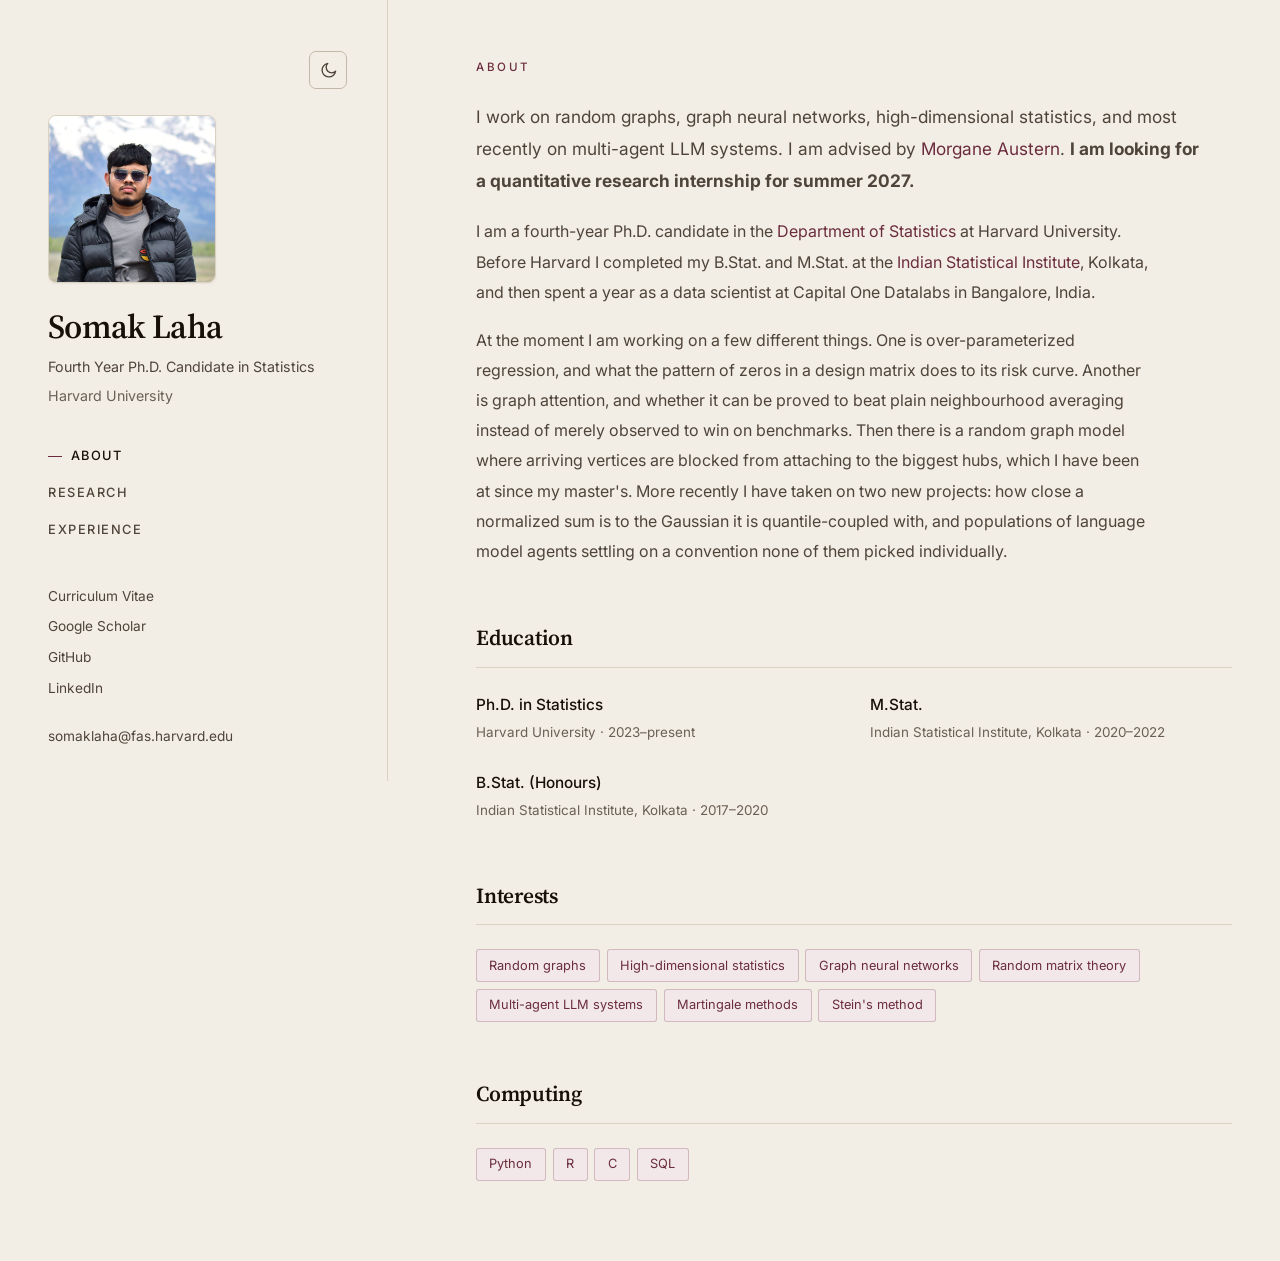
<file: index.html>
<!DOCTYPE html>
<!--
  Somak Laha - about page.
  Plain HTML + CSS. The only JavaScript is the theme switch.
  The rail below is repeated verbatim in research.html and experience.html;
  if you change it, change it in all three.
-->
<html lang="en">
<head>
<meta charset="utf-8">
<meta name="viewport" content="width=device-width, initial-scale=1">
<title>Somak Laha</title>
<meta name="description" content="Somak Laha is a PhD candidate in Statistics at Harvard University, working on random graphs, high-dimensional statistics and random matrix theory.">
<meta name="color-scheme" content="light dark">
<link rel="preconnect" href="https://fonts.googleapis.com">
<link rel="preconnect" href="https://fonts.gstatic.com" crossorigin>
<link href="https://fonts.googleapis.com/css2?family=Inter:wght@400;500;600&family=Source+Serif+4:opsz,wght@8..60,400;8..60,600&display=swap" rel="stylesheet">
<link rel="stylesheet" href="style.css">
<script>
/* Set the theme before first paint so the page never flashes the wrong one. */
(function () {
  try {
    var t = localStorage.getItem('theme');
    if (t !== 'light' && t !== 'dark') {
      t = window.matchMedia('(prefers-color-scheme: dark)').matches ? 'dark' : 'light';
    }
    document.documentElement.setAttribute('data-theme', t);
  } catch (e) { document.documentElement.setAttribute('data-theme', 'light'); }
})();
</script>
</head>
<body>

<a class="skip" href="#main">Skip to content</a>

<div class="shell">

  <!-- ============================ RAIL ============================ -->
  <aside class="rail">
    <div class="rail-top">
      <!-- Shows the icon of the mode you would switch TO. -->
      <button class="themebtn" type="button" data-theme-toggle aria-label="Switch theme">
        <svg class="moon" viewBox="0 0 24 24" fill="none" stroke="currentColor" stroke-width="1.7" stroke-linecap="round" stroke-linejoin="round" aria-hidden="true">
          <path d="M21 12.9A8.6 8.6 0 1 1 11.1 3a6.7 6.7 0 0 0 9.9 9.9z"/>
        </svg>
        <svg class="sun" viewBox="0 0 24 24" fill="none" stroke="currentColor" stroke-width="1.7" stroke-linecap="round" stroke-linejoin="round" aria-hidden="true">
          <circle cx="12" cy="12" r="4.1"/>
          <path d="M12 2.2v2.3M12 19.5v2.3M2.2 12h2.3M19.5 12h2.3M5.1 5.1l1.6 1.6M17.3 17.3l1.6 1.6M18.9 5.1l-1.6 1.6M6.7 17.3l-1.6 1.6"/>
        </svg>
      </button>
    </div>

    <img class="portrait" src="assets/portrait.jpg" alt="Somak Laha" width="168" height="168">
    <p class="rail-name serif"><a href="index.html" style="color:inherit">Somak Laha</a></p>
    <p class="rail-role">Fourth Year Ph.D. Candidate in Statistics</p>
    <p class="rail-affil">Harvard University</p>

    <nav class="rail-nav">
      <a href="index.html" aria-current="page">About</a>
      <a href="research.html">Research</a>
      <a href="experience.html">Experience</a>
    </nav>

    <div class="rail-links">
      <a href="assets/Somak_Laha_CV.pdf">Curriculum Vitae</a>
      <a href="https://scholar.google.com/citations?user=JnLk-XcAAAAJ&amp;hl=en">Google Scholar</a>
      <a href="https://github.com/somak135">GitHub</a>
      <a href="https://www.linkedin.com/in/somak-laha">LinkedIn</a>
      <p class="rail-mail"><a href="mailto:somaklaha@fas.harvard.edu">somaklaha@fas.harvard.edu</a></p>
    </div>
  </aside>

  <!-- ============================ CONTENT ============================ -->
  <main class="content" id="main">

    <h1 class="page-label">About</h1>

    <p class="lede">
      I work on random graphs, graph neural networks, high-dimensional statistics, and most recently on multi-agent LLM systems. I am advised by
      <a href="https://sites.google.com/view/morganeaustern/home">Morgane Austern</a>.
      <strong>I am looking for a quantitative research internship for summer 2027.</strong>
    </p>

    <div class="prose">
      <p>
        I am a fourth-year Ph.D. candidate in the
        <a href="https://statistics.fas.harvard.edu/">Department of Statistics</a>
        at Harvard University. Before Harvard I completed my B.Stat. and M.Stat.
        at the <a href="https://www.isical.ac.in/">Indian Statistical Institute</a>,
        Kolkata, and then spent a year as a data scientist at Capital One Datalabs
        in Bangalore, India.
      </p>
      <p>
        At the moment I am working on a few different things. One is over-parameterized
        regression, and what the pattern of zeros in a design matrix does to its
        risk curve. Another is graph attention, and whether it can be
        proved to beat plain neighbourhood averaging instead of merely
        observed to win on benchmarks. Then there is a random graph model where
        arriving vertices are blocked from attaching to the biggest hubs, which I
        have been at since my master's. More recently I have taken on two
        new projects: how close a normalized sum is to the Gaussian it is
        quantile-coupled with, and populations of language model agents
        settling on a convention none of them picked individually.
      </p>
    </div>

    <section class="sec">
      <h2 class="sec-head">Education</h2>
      <div class="facts">
        <div class="fact">
          <strong>Ph.D. in Statistics</strong>
          <span>Harvard University &middot; 2023&ndash;present</span>
        </div>
        <div class="fact">
          <strong>M.Stat.</strong>
          <span>Indian Statistical Institute, Kolkata &middot; 2020&ndash;2022</span>
        </div>
        <div class="fact">
          <strong>B.Stat. (Honours)</strong>
          <span>Indian Statistical Institute, Kolkata &middot; 2017&ndash;2020</span>
        </div>
      </div>
    </section>

    <section class="sec">
      <h2 class="sec-head">Interests</h2>
      <div class="tags">
        <span class="tag">Random graphs</span>
        <span class="tag">High-dimensional statistics</span>
        <span class="tag">Graph neural networks</span>
        <span class="tag">Random matrix theory</span>
        <span class="tag">Multi-agent LLM systems</span>
        <span class="tag">Martingale methods</span>
        <span class="tag">Stein's method</span>
      </div>
    </section>

    <section class="sec">
      <h2 class="sec-head">Computing</h2>
      <div class="tags">
        <span class="tag">Python</span>
        <span class="tag">R</span>
        <span class="tag">C</span>
        <span class="tag">SQL</span>
      </div>
    </section>

  </main>

</div>

<script>
document.querySelectorAll('[data-theme-toggle]').forEach(function (b) {
  function label() {
    var d = document.documentElement.getAttribute('data-theme') === 'dark';
    b.setAttribute('aria-label', d ? 'Switch to light theme' : 'Switch to dark theme');
  }
  label();
  b.addEventListener('click', function () {
    var next = document.documentElement.getAttribute('data-theme') === 'dark' ? 'light' : 'dark';
    document.documentElement.setAttribute('data-theme', next);
    try { localStorage.setItem('theme', next); } catch (e) {}
    label();
  });
});
</script>
</body>
</html>
</file>
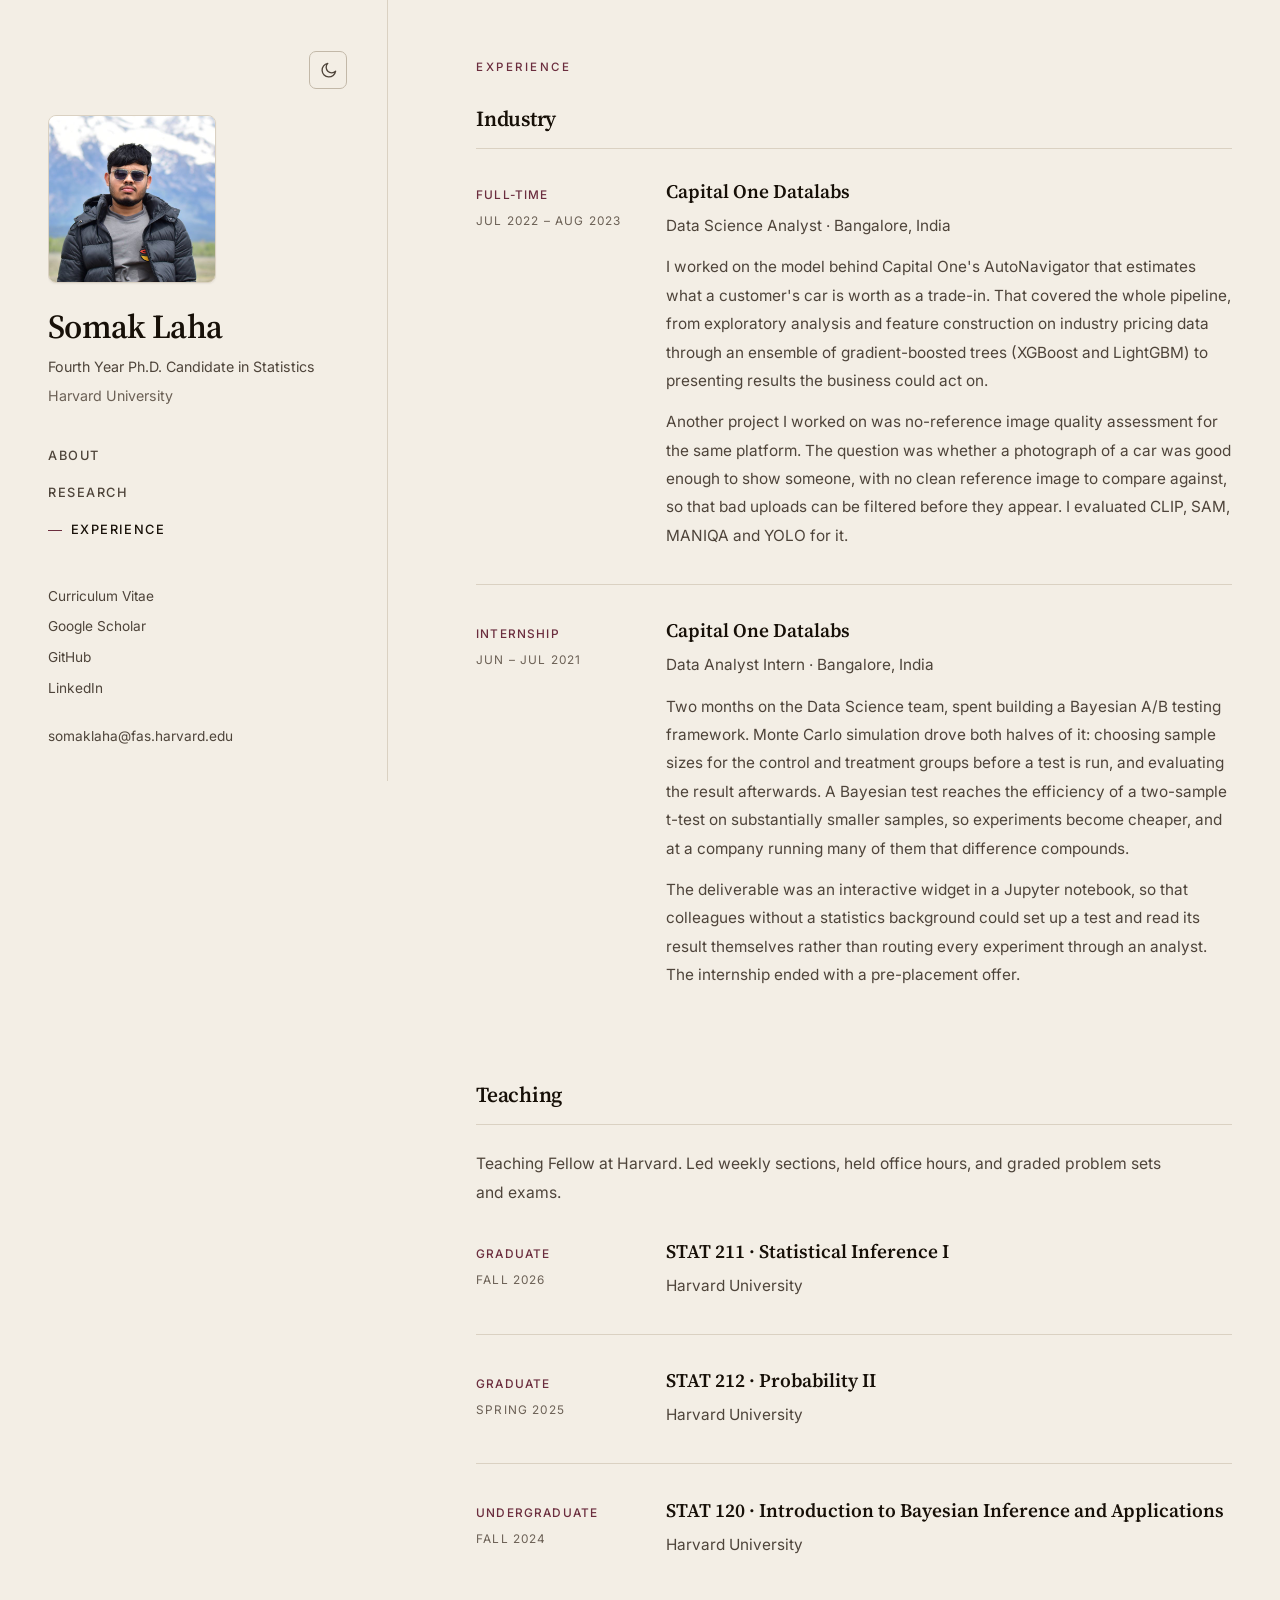
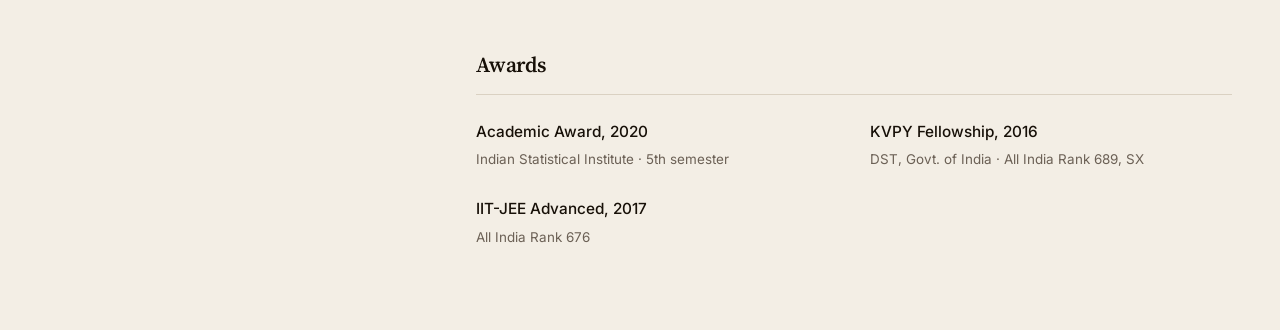
<file: experience.html>
<!DOCTYPE html>
<!-- Somak Laha - industry and teaching. Rail is shared with the other pages. -->
<html lang="en">
<head>
<meta charset="utf-8">
<meta name="viewport" content="width=device-width, initial-scale=1">
<title>Experience &middot; Somak Laha</title>
<meta name="description" content="Industry experience at Capital One Datalabs and teaching at Harvard University.">
<meta name="color-scheme" content="light dark">
<link rel="preconnect" href="https://fonts.googleapis.com">
<link rel="preconnect" href="https://fonts.gstatic.com" crossorigin>
<link href="https://fonts.googleapis.com/css2?family=Inter:wght@400;500;600&family=Source+Serif+4:opsz,wght@8..60,400;8..60,600&display=swap" rel="stylesheet">
<link rel="stylesheet" href="style.css">
<script>
(function () {
  try {
    var t = localStorage.getItem('theme');
    if (t !== 'light' && t !== 'dark') {
      t = window.matchMedia('(prefers-color-scheme: dark)').matches ? 'dark' : 'light';
    }
    document.documentElement.setAttribute('data-theme', t);
  } catch (e) { document.documentElement.setAttribute('data-theme', 'light'); }
})();
</script>
</head>
<body>

<a class="skip" href="#main">Skip to content</a>

<div class="shell">

  <aside class="rail">
    <div class="rail-top">
      <button class="themebtn" type="button" data-theme-toggle aria-label="Switch theme">
        <svg class="moon" viewBox="0 0 24 24" fill="none" stroke="currentColor" stroke-width="1.7" stroke-linecap="round" stroke-linejoin="round" aria-hidden="true">
          <path d="M21 12.9A8.6 8.6 0 1 1 11.1 3a6.7 6.7 0 0 0 9.9 9.9z"/>
        </svg>
        <svg class="sun" viewBox="0 0 24 24" fill="none" stroke="currentColor" stroke-width="1.7" stroke-linecap="round" stroke-linejoin="round" aria-hidden="true">
          <circle cx="12" cy="12" r="4.1"/>
          <path d="M12 2.2v2.3M12 19.5v2.3M2.2 12h2.3M19.5 12h2.3M5.1 5.1l1.6 1.6M17.3 17.3l1.6 1.6M18.9 5.1l-1.6 1.6M6.7 17.3l-1.6 1.6"/>
        </svg>
      </button>
    </div>

    <img class="portrait" src="assets/portrait.jpg" alt="Somak Laha" width="168" height="168">
    <p class="rail-name serif"><a href="index.html" style="color:inherit">Somak Laha</a></p>
    <p class="rail-role">Fourth Year Ph.D. Candidate in Statistics</p>
    <p class="rail-affil">Harvard University</p>

    <nav class="rail-nav">
      <a href="index.html">About</a>
      <a href="research.html">Research</a>
      <a href="experience.html" aria-current="page">Experience</a>
    </nav>

    <div class="rail-links">
      <a href="assets/Somak_Laha_CV.pdf">Curriculum Vitae</a>
      <a href="https://scholar.google.com/citations?user=JnLk-XcAAAAJ&amp;hl=en">Google Scholar</a>
      <a href="https://github.com/somak135">GitHub</a>
      <a href="https://www.linkedin.com/in/somak-laha">LinkedIn</a>
      <p class="rail-mail"><a href="mailto:somaklaha@fas.harvard.edu">somaklaha@fas.harvard.edu</a></p>
    </div>
  </aside>

  <main class="content" id="main">

    <h1 class="page-label">Experience</h1>

    <section class="sec" style="margin-top:0">
      <h2 class="sec-head">Industry</h2>

      <article class="entry">
        <div class="entry-meta">
          <div class="entry-kind">Full-time</div>
          <div class="entry-when">Jul 2022 &ndash; Aug 2023</div>
        </div>
        <div>
          <h3 class="entry-title">Capital One Datalabs</h3>
          <p class="entry-people">Data Science Analyst &middot; Bangalore, India</p>
          <p>
            I worked on the model behind Capital One's AutoNavigator that
            estimates what a customer's car is worth as a trade-in. That covered
            the whole pipeline, from exploratory analysis and feature construction
            on industry pricing data through an ensemble of gradient-boosted trees
            (XGBoost and LightGBM) to presenting results the business could act
            on.
          </p>
          <p>
            Another project I worked on was no-reference image quality assessment for the same
            platform. The question was whether a photograph of a car was good enough
            to show someone, with no clean reference image to compare against, so
            that bad uploads can be filtered before they appear. I evaluated CLIP,
            SAM, MANIQA and YOLO for it.
          </p>
        </div>
      </article>

      <article class="entry">
        <div class="entry-meta">
          <div class="entry-kind">Internship</div>
          <div class="entry-when">Jun &ndash; Jul 2021</div>
        </div>
        <div>
          <h3 class="entry-title">Capital One Datalabs</h3>
          <p class="entry-people">Data Analyst Intern &middot; Bangalore, India</p>
          <p>
            Two months on the Data Science team, spent building a Bayesian A/B
            testing framework. Monte Carlo simulation drove both halves of it:
            choosing sample sizes for the control and treatment groups before a
            test is run, and evaluating the result afterwards. A Bayesian test reaches the efficiency of a two-sample t-test on
            substantially smaller samples, so experiments become cheaper, and at a
            company running many of them that difference compounds.
          </p>
          <p>
            The deliverable was an interactive widget in a Jupyter notebook, so
            that colleagues without a statistics background could set up a test and
            read its result themselves rather than routing every experiment through
            an analyst. The internship ended with a pre-placement offer.
          </p>
        </div>
      </article>
    </section>

    <section class="sec">
      <h2 class="sec-head">Teaching</h2>
      <p class="lede" style="font-size:.98rem;margin-bottom:1.6rem;max-width:70ch">
        Teaching Fellow at Harvard. Led weekly sections, held office hours,  and graded problem sets and exams.
      </p>

      <article class="entry">
        <div class="entry-meta">
          <div class="entry-kind">Graduate</div>
          <div class="entry-when">Fall 2026</div>
        </div>
        <div>
          <h3 class="entry-title">STAT 211 &middot; Statistical Inference I</h3>
          <p class="entry-people">Harvard University</p>
        </div>
      </article>

      <article class="entry">
        <div class="entry-meta">
          <div class="entry-kind">Graduate</div>
          <div class="entry-when">Spring 2025</div>
        </div>
        <div>
          <h3 class="entry-title">STAT 212 &middot; Probability II</h3>
          <p class="entry-people">Harvard University</p>
        </div>
      </article>

      <article class="entry">
        <div class="entry-meta">
          <div class="entry-kind">Undergraduate</div>
          <div class="entry-when">Fall 2024</div>
        </div>
        <div>
          <h3 class="entry-title">STAT 120 &middot; Introduction to Bayesian Inference and Applications</h3>
          <p class="entry-people">Harvard University</p>
        </div>
      </article>
    </section>

    <section class="sec">
      <h2 class="sec-head">Awards</h2>
      <div class="facts">
        <div class="fact">
          <strong>Academic Award, 2020</strong>
          <span>Indian Statistical Institute &middot; 5th semester</span>
        </div>
        <div class="fact">
          <strong>KVPY Fellowship, 2016</strong>
          <span>DST, Govt. of India &middot; All India Rank 689, SX</span>
        </div>
        <div class="fact">
          <strong>IIT-JEE Advanced, 2017</strong>
          <span>All India Rank 676</span>
        </div>
      </div>
    </section>

  </main>

</div>

<script>
document.querySelectorAll('[data-theme-toggle]').forEach(function (b) {
  function label() {
    var d = document.documentElement.getAttribute('data-theme') === 'dark';
    b.setAttribute('aria-label', d ? 'Switch to light theme' : 'Switch to dark theme');
  }
  label();
  b.addEventListener('click', function () {
    var next = document.documentElement.getAttribute('data-theme') === 'dark' ? 'light' : 'dark';
    document.documentElement.setAttribute('data-theme', next);
    try { localStorage.setItem('theme', next); } catch (e) {}
    label();
  });
});
</script>
</body>
</html>
</file>
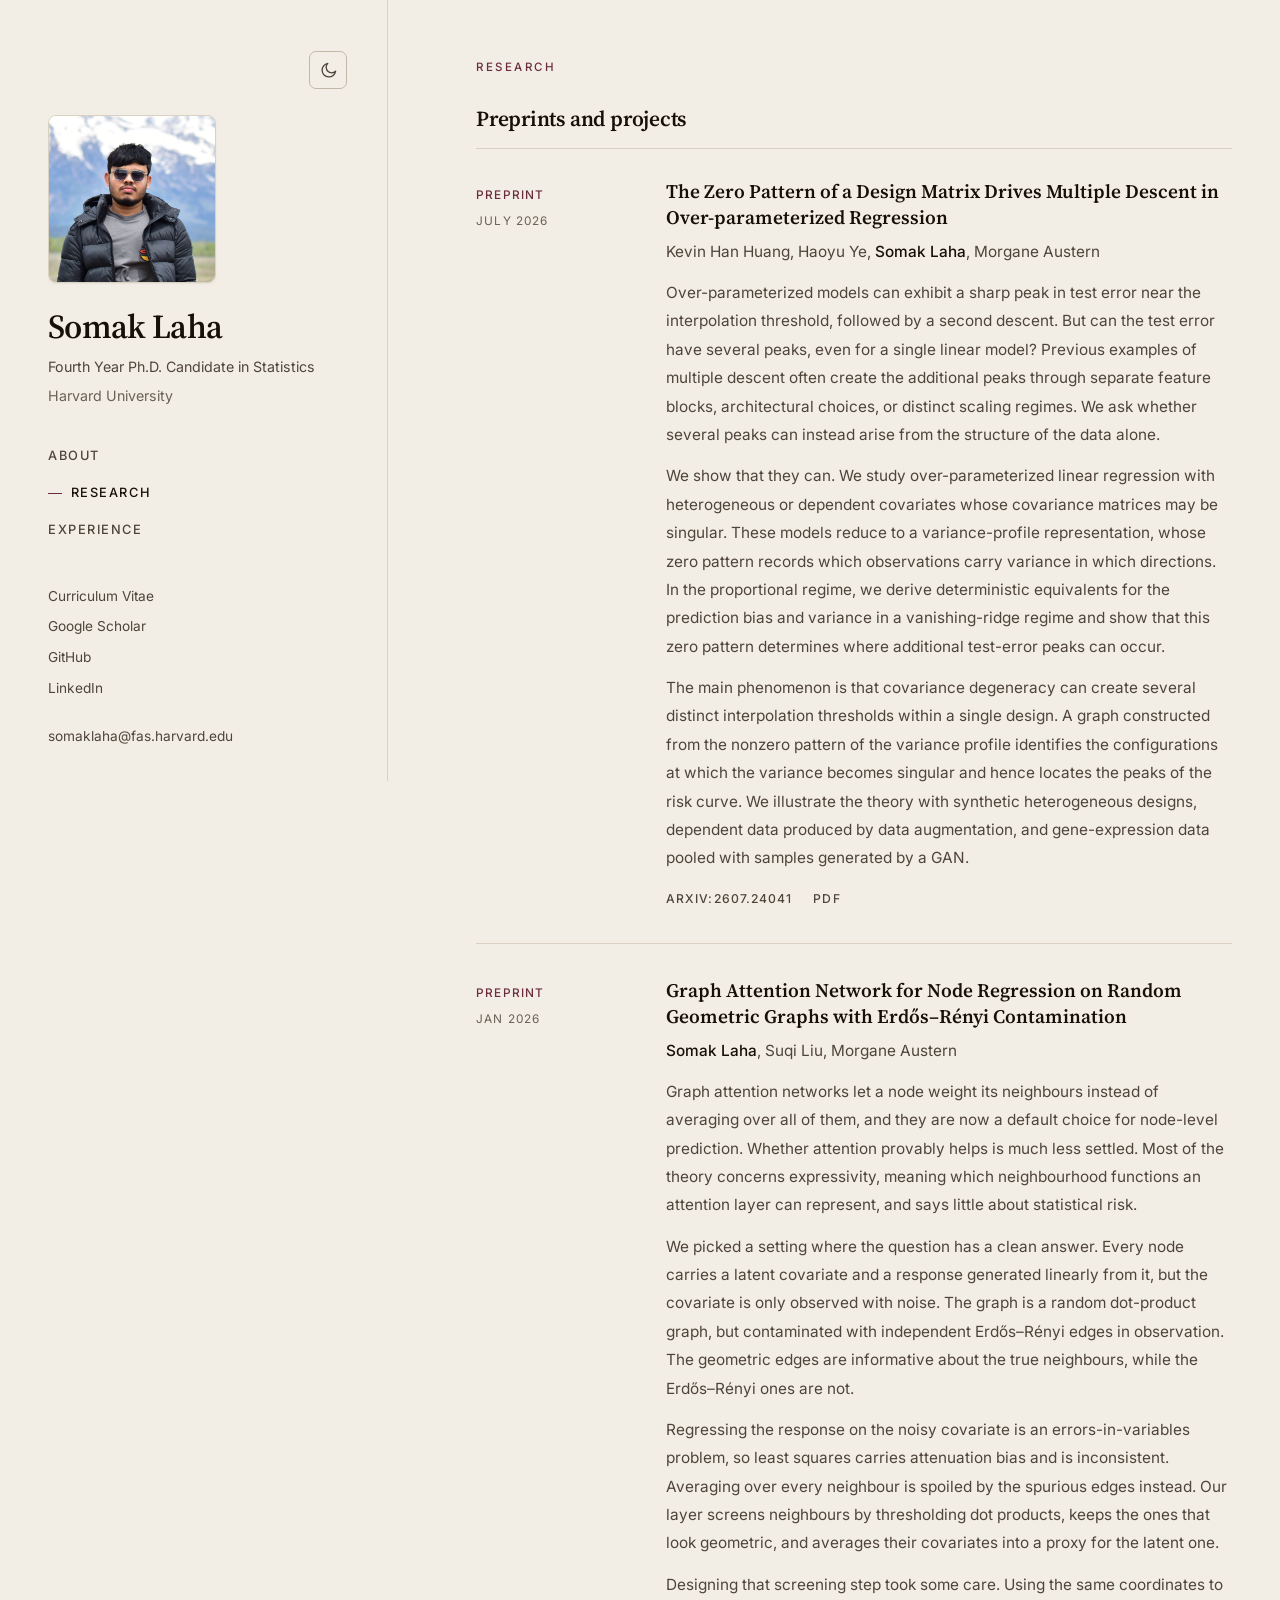
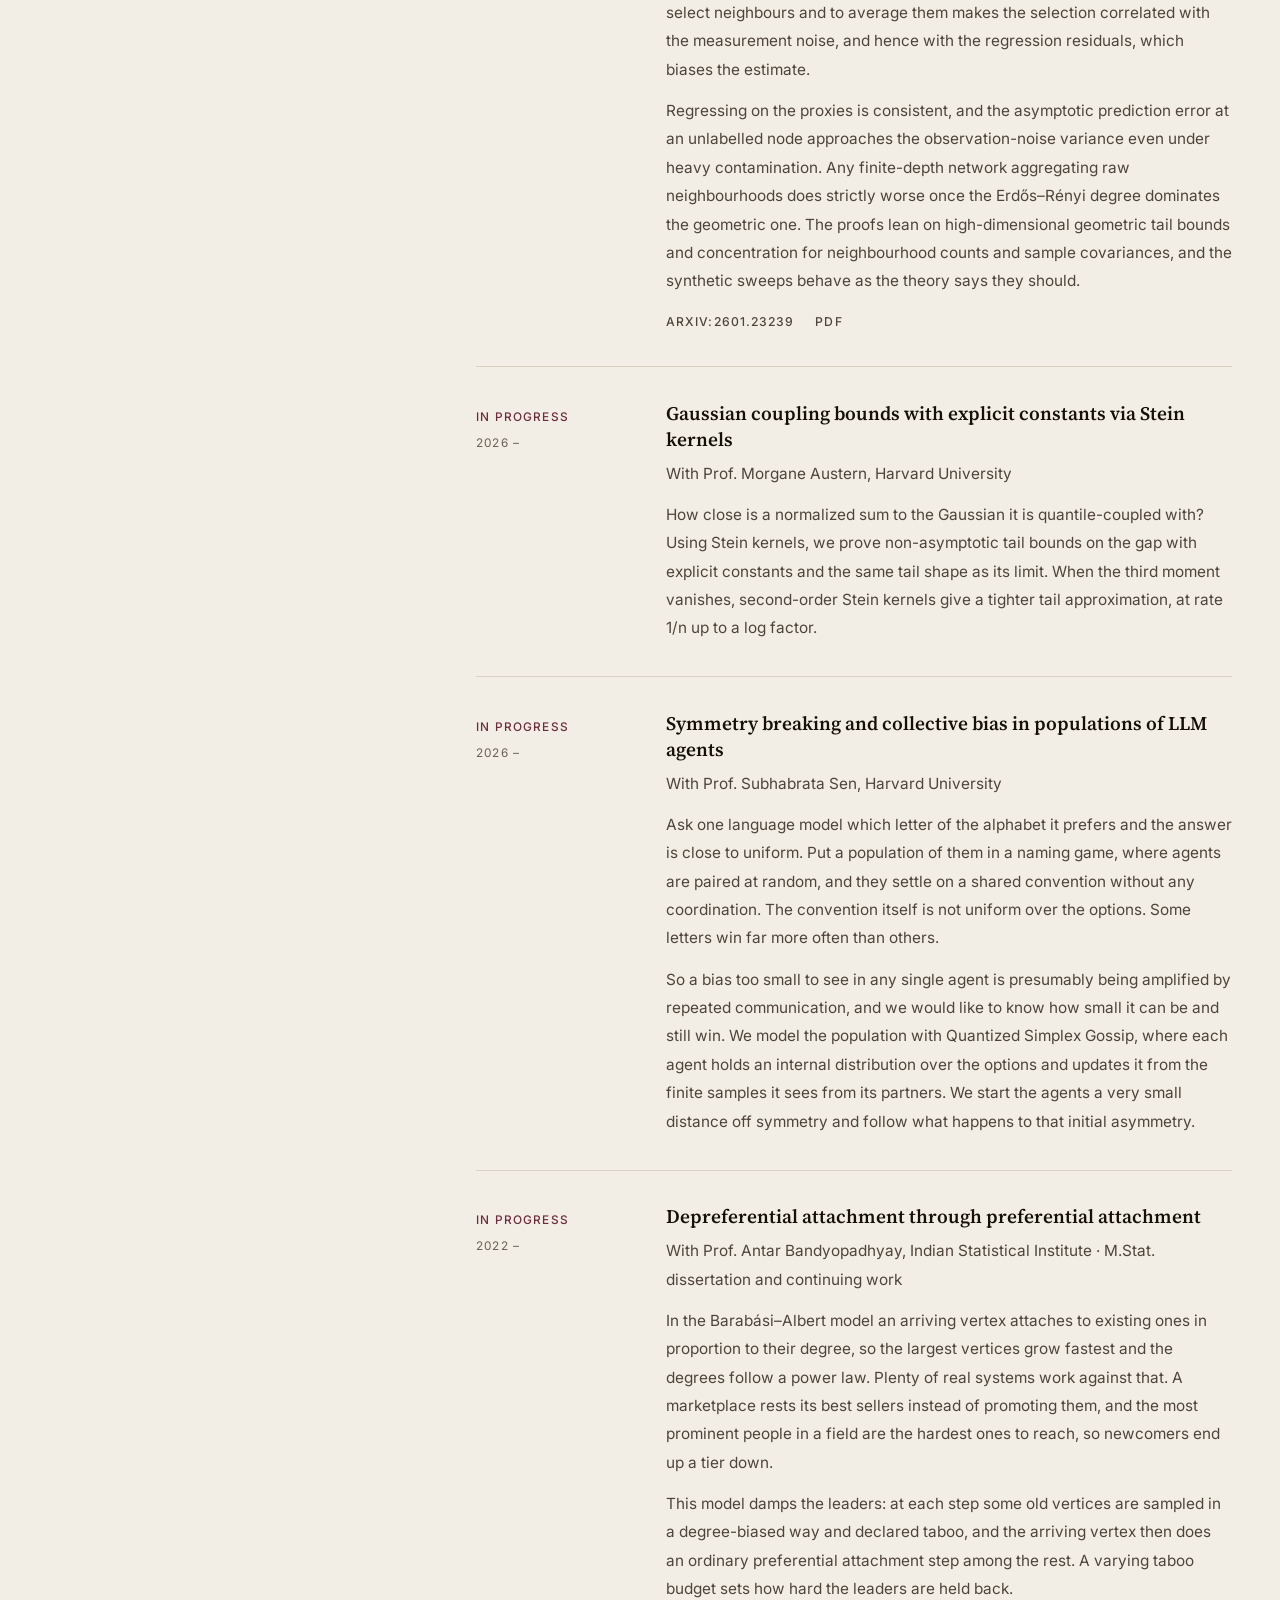
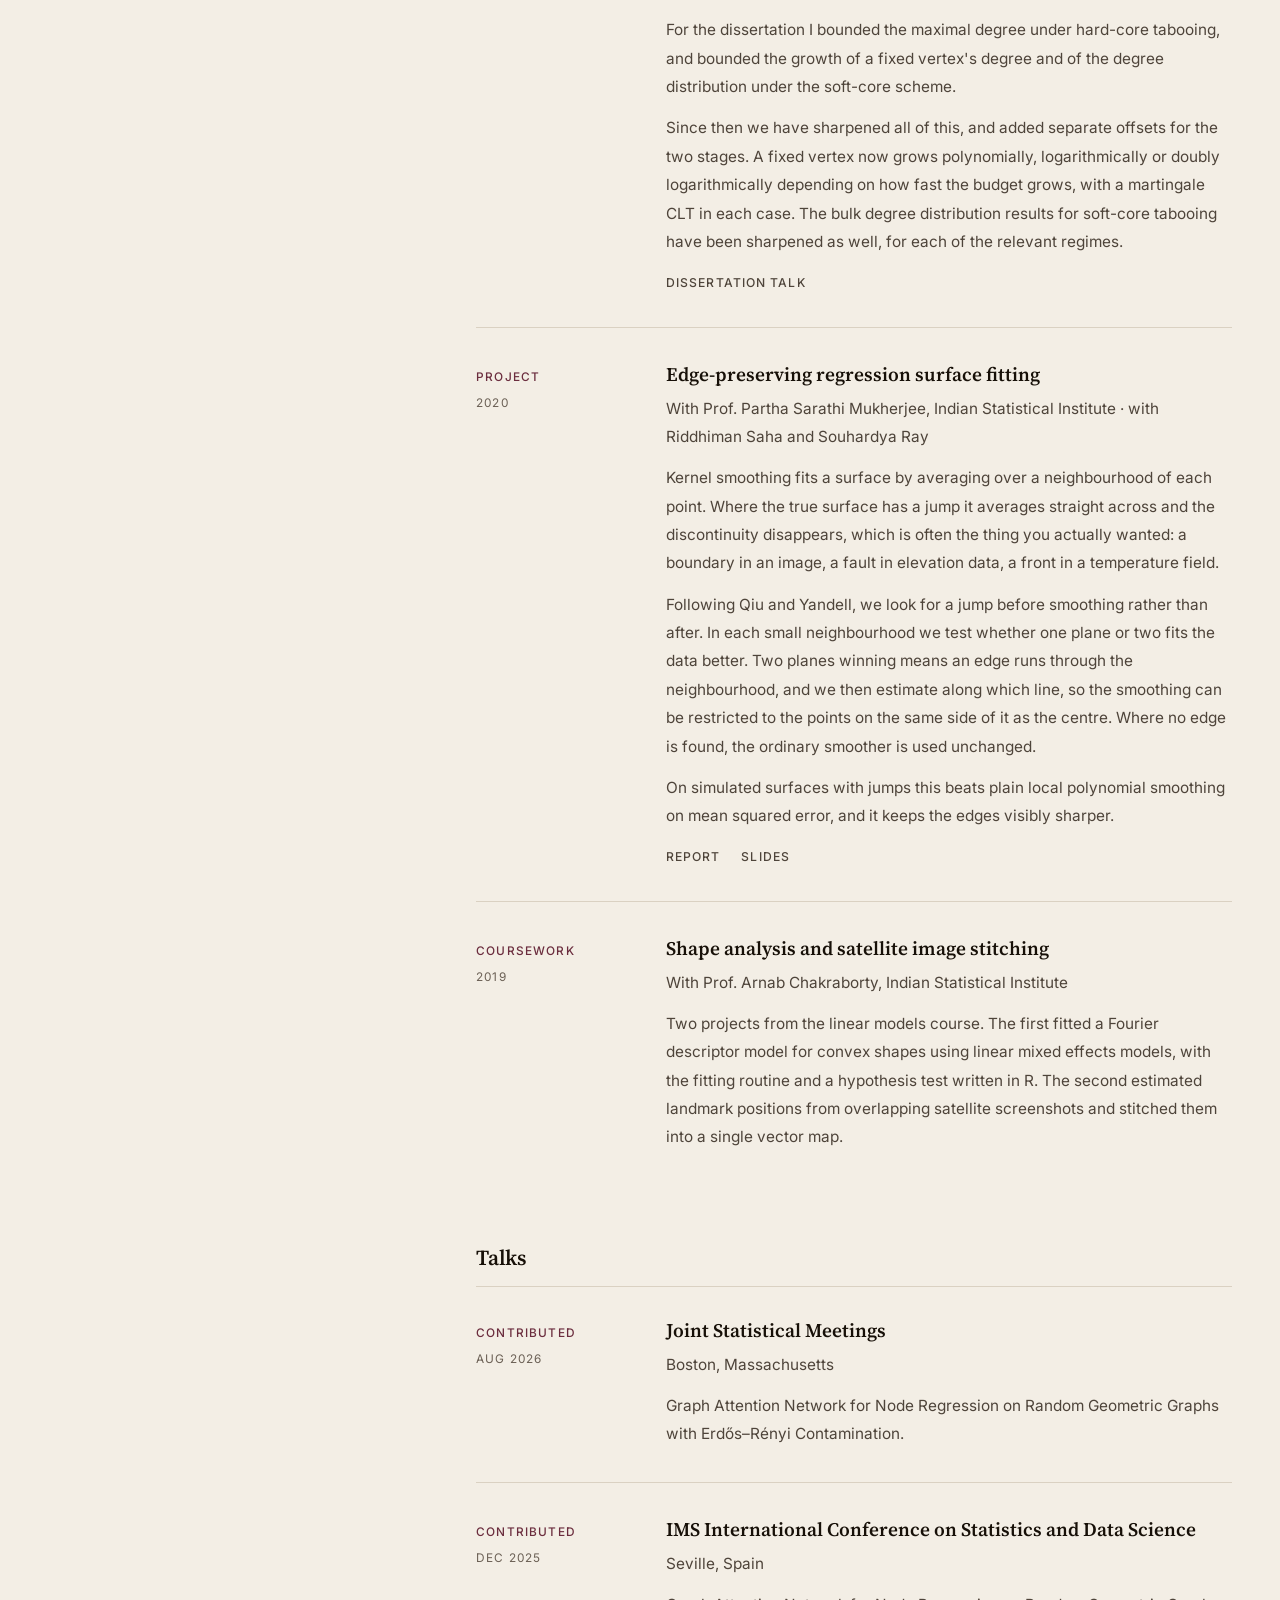
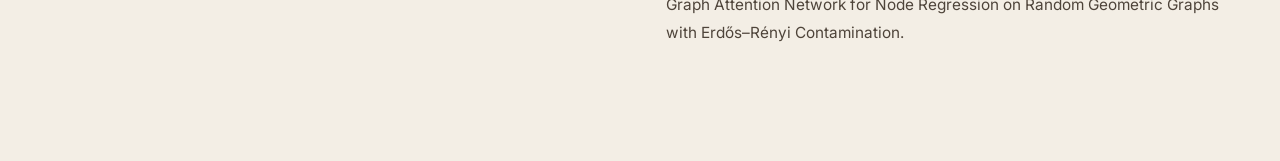
<file: research.html>
<!DOCTYPE html>
<!-- Somak Laha - research. Rail is shared with index.html and experience.html. -->
<html lang="en">
<head>
<meta charset="utf-8">
<meta name="viewport" content="width=device-width, initial-scale=1">
<title>Research &middot; Somak Laha</title>
<meta name="description" content="Preprints, projects and talks by Somak Laha, PhD candidate in Statistics at Harvard University.">
<meta name="color-scheme" content="light dark">
<link rel="preconnect" href="https://fonts.googleapis.com">
<link rel="preconnect" href="https://fonts.gstatic.com" crossorigin>
<link href="https://fonts.googleapis.com/css2?family=Inter:wght@400;500;600&family=Source+Serif+4:opsz,wght@8..60,400;8..60,600&display=swap" rel="stylesheet">
<link rel="stylesheet" href="style.css">
<script>
(function () {
  try {
    var t = localStorage.getItem('theme');
    if (t !== 'light' && t !== 'dark') {
      t = window.matchMedia('(prefers-color-scheme: dark)').matches ? 'dark' : 'light';
    }
    document.documentElement.setAttribute('data-theme', t);
  } catch (e) { document.documentElement.setAttribute('data-theme', 'light'); }
})();
</script>
</head>
<body>

<a class="skip" href="#main">Skip to content</a>

<div class="shell">

  <aside class="rail">
    <div class="rail-top">
      <button class="themebtn" type="button" data-theme-toggle aria-label="Switch theme">
        <svg class="moon" viewBox="0 0 24 24" fill="none" stroke="currentColor" stroke-width="1.7" stroke-linecap="round" stroke-linejoin="round" aria-hidden="true">
          <path d="M21 12.9A8.6 8.6 0 1 1 11.1 3a6.7 6.7 0 0 0 9.9 9.9z"/>
        </svg>
        <svg class="sun" viewBox="0 0 24 24" fill="none" stroke="currentColor" stroke-width="1.7" stroke-linecap="round" stroke-linejoin="round" aria-hidden="true">
          <circle cx="12" cy="12" r="4.1"/>
          <path d="M12 2.2v2.3M12 19.5v2.3M2.2 12h2.3M19.5 12h2.3M5.1 5.1l1.6 1.6M17.3 17.3l1.6 1.6M18.9 5.1l-1.6 1.6M6.7 17.3l-1.6 1.6"/>
        </svg>
      </button>
    </div>

    <img class="portrait" src="assets/portrait.jpg" alt="Somak Laha" width="168" height="168">
    <p class="rail-name serif"><a href="index.html" style="color:inherit">Somak Laha</a></p>
    <p class="rail-role">Fourth Year Ph.D. Candidate in Statistics</p>
    <p class="rail-affil">Harvard University</p>

    <nav class="rail-nav">
      <a href="index.html">About</a>
      <a href="research.html" aria-current="page">Research</a>
      <a href="experience.html">Experience</a>
    </nav>

    <div class="rail-links">
      <a href="assets/Somak_Laha_CV.pdf">Curriculum Vitae</a>
      <a href="https://scholar.google.com/citations?user=JnLk-XcAAAAJ&amp;hl=en">Google Scholar</a>
      <a href="https://github.com/somak135">GitHub</a>
      <a href="https://www.linkedin.com/in/somak-laha">LinkedIn</a>
      <p class="rail-mail"><a href="mailto:somaklaha@fas.harvard.edu">somaklaha@fas.harvard.edu</a></p>
    </div>
  </aside>

  <main class="content" id="main">

    <h1 class="page-label">Research</h1>

    <section class="sec" style="margin-top:0">
      <h2 class="sec-head">Preprints and projects</h2>

      <article class="entry">
        <div class="entry-meta">
          <div class="entry-kind">Preprint</div>
          <div class="entry-when">July 2026</div>
        </div>
        <div>
          <h3 class="entry-title">The Zero Pattern of a Design Matrix Drives Multiple Descent in Over-parameterized Regression</h3>
          <p class="entry-people">Kevin Han Huang, Haoyu Ye, <strong>Somak Laha</strong>, Morgane Austern</p>
          <p>
            Over-parameterized models can exhibit a sharp peak in test error near the interpolation threshold, followed by a second descent. But can the test error have several peaks, even for a single linear model? Previous examples of multiple descent often create the additional peaks through separate feature blocks, architectural choices, or distinct scaling regimes. We ask whether several peaks can instead arise from the structure of the data alone.
          </p>
          <p>
            We show that they can. We study over-parameterized linear regression with heterogeneous or dependent covariates whose covariance matrices may be singular. These models reduce to a variance-profile representation, whose zero pattern records which observations carry variance in which directions. In the proportional regime, we derive deterministic equivalents for the prediction bias and variance in a vanishing-ridge regime and show that this zero pattern determines where additional test-error peaks can occur.
          </p>
          <p>
            The main phenomenon is that covariance degeneracy can create several distinct interpolation thresholds within a single design. A graph constructed from the nonzero pattern of the variance profile identifies the configurations at which the variance becomes singular and hence locates the peaks of the risk curve. We illustrate the theory with synthetic heterogeneous designs, dependent data produced by data augmentation, and gene-expression data pooled with samples generated by a GAN. 
          </p>
          <div class="entry-links">
            <a href="https://arxiv.org/abs/2607.24041">arXiv:2607.24041</a>
            <a href="https://arxiv.org/pdf/2607.24041">PDF</a>
          </div>
        </div>
      </article>

      <article class="entry">
        <div class="entry-meta">
          <div class="entry-kind">Preprint</div>
          <div class="entry-when">Jan 2026</div>
        </div>
        <div>
          <h3 class="entry-title">
            Graph Attention Network for Node Regression on Random Geometric Graphs
            with Erd&#337;s&ndash;R&eacute;nyi Contamination
          </h3>
          <p class="entry-people"><strong>Somak Laha</strong>, Suqi Liu, Morgane Austern</p>
          <p>
            Graph attention networks let a node weight its neighbours instead of
            averaging over all of them, and they are now a default choice for
            node-level prediction. Whether attention provably helps is much less
            settled. Most of the theory concerns expressivity, meaning which
            neighbourhood functions an attention layer can represent, and says
            little about statistical risk.
          </p>
          <p>
            We picked a setting where the question has a clean answer. Every node
            carries a latent covariate and a response generated linearly from it,
            but the covariate is only observed with noise. The graph is a
            random dot-product graph, but contaminated with
            independent Erd&#337;s&ndash;R&eacute;nyi edges in observation. The geometric edges are informative
            about the true neighbours, while the Erd&#337;s&ndash;R&eacute;nyi ones are not.
          </p>
          <p>
            Regressing the response on the noisy covariate is an
            errors-in-variables problem, so least squares carries attenuation bias
            and is inconsistent. Averaging over every neighbour is spoiled by the
            spurious edges instead. Our layer screens neighbours by thresholding
            dot products, keeps the ones that look geometric, and averages their
            covariates into a proxy for the latent one.
          </p>
          <p>
            Designing that screening step took some care. Using the same coordinates
            to select neighbours and to average them makes the selection correlated
            with the measurement noise, and hence with the regression
            residuals, which biases the estimate.
          </p>
          <p>
            Regressing on the proxies is consistent, and the asymptotic prediction
            error at an unlabelled node approaches the observation-noise variance
            even under heavy contamination. Any finite-depth network aggregating
            raw neighbourhoods does strictly worse once the
            Erd&#337;s&ndash;R&eacute;nyi degree dominates the geometric one. The
            proofs lean on high-dimensional geometric tail bounds and concentration
            for neighbourhood counts and sample covariances, and the synthetic
            sweeps behave as the theory says they should.
          </p>
          <div class="entry-links">
            <a href="https://arxiv.org/abs/2601.23239">arXiv:2601.23239</a>
            <a href="https://arxiv.org/pdf/2601.23239">PDF</a>
          </div>
        </div>
      </article>

      <article class="entry">
        <div class="entry-meta">
          <div class="entry-kind">In progress</div>
          <div class="entry-when">2026 &ndash;</div>
        </div>
        <div>
          <h3 class="entry-title">Gaussian coupling bounds with explicit constants via Stein kernels</h3>
          <p class="entry-people">With Prof. Morgane Austern, Harvard University</p>
          <p>
            How close is a normalized sum to the Gaussian it is quantile-coupled
            with? Using Stein kernels, we prove non-asymptotic tail bounds on the
            gap with explicit constants and the same tail shape as its limit.
            When the third moment vanishes, second-order Stein kernels give a
            tighter tail approximation, at rate 1/n up to a log factor.
          </p>
        </div>
      </article>

      <article class="entry">
        <div class="entry-meta">
          <div class="entry-kind">In progress</div>
          <div class="entry-when">2026 &ndash;</div>
        </div>
        <div>
          <h3 class="entry-title">Symmetry breaking and collective bias in populations of LLM agents</h3>
          <p class="entry-people">With Prof. Subhabrata Sen, Harvard University</p>
          <p>
            Ask one language model which letter of the alphabet it prefers and the
            answer is close to uniform. Put a population of them in a naming game,
            where agents are paired at random, and they settle on a shared convention without any coordination.
            The convention itself is not uniform over the options. Some letters win
            far more often than others.
          </p>
          <p>
            So a bias too small to see in any single agent is presumably being
            amplified by repeated communication, and we would like to know how
            small it can be and still win. We model the population with Quantized
            Simplex Gossip, where each agent holds an internal distribution over
            the options and updates it from the finite samples it sees from its
            partners. We start the agents a very small distance off symmetry and follow what
            happens to that initial asymmetry.
          </p>
        </div>
      </article>

      <article class="entry">
        <div class="entry-meta">
          <div class="entry-kind">In progress</div>
          <div class="entry-when">2022 &ndash;</div>
        </div>
        <div>
          <h3 class="entry-title">Depreferential attachment through preferential attachment</h3>
          <p class="entry-people">With Prof. Antar Bandyopadhyay, Indian Statistical Institute &middot; M.Stat. dissertation and continuing work</p>
          <p>
            In the Barab&aacute;si&ndash;Albert model an arriving vertex attaches to
            existing ones in proportion to their degree, so the largest vertices
            grow fastest and the degrees follow a power law. Plenty of real systems
            work against that. A marketplace rests its best sellers instead of
            promoting them, and the most prominent people in a field are the hardest
            ones to reach, so newcomers end up a tier down.
          </p>
          <p>
            This model damps the leaders: at each step some old vertices are
            sampled in a degree-biased way and declared taboo, and the arriving
            vertex then does an ordinary preferential attachment step among the
            rest. A varying taboo budget sets how hard the leaders are held back.
          </p>
          <p>
            For the dissertation I bounded the maximal degree under hard-core
            tabooing, and bounded the growth of a fixed vertex's degree and of the
            degree distribution under the soft-core scheme.
          </p>
          <p>
            Since then we have sharpened all of this, and added separate offsets
            for the two stages. A fixed vertex now grows polynomially,
            logarithmically or doubly logarithmically depending on how fast the
            budget grows, with a martingale CLT in each case. The bulk degree
            distribution results for soft-core tabooing have been sharpened as well, for each of the relevant regimes.
          </p>
          <div class="entry-links">
            <a href="https://docs.google.com/presentation/d/1s523rTgAsEjH-xzNOnprEP1MYDZo0fRN26nrjzCpNeQ/edit?usp=sharing">Dissertation talk</a>
          </div>
        </div>
      </article>

      <article class="entry">
        <div class="entry-meta">
          <div class="entry-kind">Project</div>
          <div class="entry-when">2020</div>
        </div>
        <div>
          <h3 class="entry-title">Edge-preserving regression surface fitting</h3>
          <p class="entry-people">With Prof. Partha Sarathi Mukherjee, Indian Statistical Institute &middot; with Riddhiman Saha and Souhardya Ray</p>
          <p>
            Kernel smoothing fits a surface by averaging over a neighbourhood of
            each point. Where the true surface has a jump it averages straight
            across and the discontinuity disappears, which is often the thing you
            actually wanted: a boundary in an image, a fault in elevation data, a
            front in a temperature field.
          </p>
          <p>
            Following Qiu and Yandell, we look for a jump before smoothing rather
            than after. In each small neighbourhood we test whether one plane or two
            fits the data better. Two planes winning means an edge runs through the
            neighbourhood, and we then estimate along which line, so the smoothing
            can be restricted to the points on the same side of it as the centre.
            Where no edge is found, the ordinary smoother is used unchanged.
          </p>
          <p>
            On simulated surfaces with jumps this beats plain local polynomial
            smoothing on mean squared error, and it keeps the edges visibly
            sharper.
          </p>
          <div class="entry-links">
            <a href="https://drive.google.com/file/d/1I9jEeUFPRf-XFdDvBHP0Yfl88-QShuYQ/view?usp=sharing">Report</a>
            <a href="https://somak135.github.io/edge-preserving-regression-project/#/title">Slides</a>
          </div>
        </div>
      </article>

      <article class="entry">
        <div class="entry-meta">
          <div class="entry-kind">Coursework</div>
          <div class="entry-when">2019</div>
        </div>
        <div>
          <h3 class="entry-title">Shape analysis and satellite image stitching</h3>
          <p class="entry-people">With Prof. Arnab Chakraborty, Indian Statistical Institute</p>
          <p>
            Two projects from the linear models course. The first fitted a Fourier
            descriptor model for convex shapes using linear mixed effects models,
            with the fitting routine and a hypothesis test written in R. The second
            estimated landmark positions from overlapping satellite screenshots and
            stitched them into a single vector map.
          </p>
        </div>
      </article>

    </section>

    <section class="sec">
      <h2 class="sec-head">Talks</h2>
      <article class="entry">
        <div class="entry-meta">
          <div class="entry-kind">Contributed</div>
          <div class="entry-when">Aug 2026</div>
        </div>
        <div>
          <h3 class="entry-title">Joint Statistical Meetings</h3>
          <p class="entry-people">Boston, Massachusetts</p>
          <p>Graph Attention Network for Node Regression on Random Geometric Graphs with Erd&#337;s&ndash;R&eacute;nyi Contamination.</p>
        </div>
      </article>
      <article class="entry">
        <div class="entry-meta">
          <div class="entry-kind">Contributed</div>
          <div class="entry-when">Dec 2025</div>
        </div>
        <div>
          <h3 class="entry-title">IMS International Conference on Statistics and Data Science</h3>
          <p class="entry-people">Seville, Spain</p>
          <p>Graph Attention Network for Node Regression on Random Geometric Graphs with Erd&#337;s&ndash;R&eacute;nyi Contamination.</p>
        </div>
      </article>
    </section>

  </main>

</div>

<script>
document.querySelectorAll('[data-theme-toggle]').forEach(function (b) {
  function label() {
    var d = document.documentElement.getAttribute('data-theme') === 'dark';
    b.setAttribute('aria-label', d ? 'Switch to light theme' : 'Switch to dark theme');
  }
  label();
  b.addEventListener('click', function () {
    var next = document.documentElement.getAttribute('data-theme') === 'dark' ? 'light' : 'dark';
    document.documentElement.setAttribute('data-theme', next);
    try { localStorage.setItem('theme', next); } catch (e) {}
    label();
  });
});
</script>
</body>
</html>
</file>
<file: style.css>
/* ==========================================================================
   Somak Laha - personal site
   Shared stylesheet for index.html, research.html, experience.html.

   Layout: sticky 340px rail + content column, 1440px shell.
   Theme:  OS preference on first visit, overridable by the switch, remembered
           in localStorage. An inline script in each page's <head> sets
           data-theme before first paint so there is no flash.
   ========================================================================== */

/* ---- palettes ----------------------------------------------------------- */
:root,
[data-theme="light"] {
  --bg:        #F3EEE5;
  --srf:       #FDFAF5;
  --srf2:      #EAE4D9;
  --txt:       #171008;   /* near-black on paper */
  --muted:     #4E443A;   /* body copy: darker than before for legibility */
  --faint:     #6B6055;
  --accent:    #6B2D3E;
  --accent-bg: #F2E8EA;
  --bdr:       #DAD1C2;
  --bdr2:      #C2B8A8;
  --shadow:    0 1px 2px rgba(23,16,8,.06);
}

[data-theme="dark"] {
  --bg:        #17130F;
  --srf:       #1E1814;
  --srf2:      #262019;
  --txt:       #F7F2EA;
  --muted:     #C7BBAB;   /* body copy: lighter than before for legibility */
  --faint:     #9C9182;
  --accent:    #DD98A7;
  --accent-bg: #2C1E22;
  --bdr:       #332B23;
  --bdr2:      #473B2E;
  --shadow:    none;
}

*, *::before, *::after { box-sizing: border-box; margin: 0; padding: 0; }

html { scroll-behavior: smooth; }

body {
  font-family: "Inter", -apple-system, BlinkMacSystemFont, "Segoe UI", sans-serif;
  font-weight: 400;
  font-size: 16px;
  line-height: 1.72;
  background: var(--bg);
  color: var(--txt);
  -webkit-font-smoothing: antialiased;
  text-rendering: optimizeLegibility;
}

a { color: var(--accent); text-decoration: none; }
a:hover { text-decoration: underline; }
.serif { font-family: "Source Serif 4", Georgia, serif; }

.sr-only {
  position: absolute; width: 1px; height: 1px; padding: 0; overflow: hidden;
  clip: rect(0 0 0 0); white-space: nowrap; border: 0;
}
.skip { position: absolute; left: -9999px; }
.skip:focus {
  left: 1rem; top: 1rem; z-index: 200; background: var(--srf); color: var(--txt);
  padding: .6rem 1rem; border: 1px solid var(--accent); border-radius: 4px;
}

/* ---- shell -------------------------------------------------------------- */
.shell {
  max-width: 1440px; margin: 0 auto; padding: 0 3rem;
  display: grid; grid-template-columns: 340px minmax(0, 1fr); gap: 5.5rem;
  align-items: start;
}

/* ---- rail --------------------------------------------------------------- */
/* max-height, not height: on a short laptop screen the rail content is taller
   than the viewport and a fixed 100vh would clip the links off the bottom. */
.rail {
  position: sticky; top: 0; max-height: 100vh; overflow-y: auto;
  padding: 3.2rem 2.5rem 2rem 0;
  display: flex; flex-direction: column;
  border-right: 1px solid var(--bdr);
  scrollbar-width: thin;
}
.rail-top { display: flex; justify-content: flex-end; margin-bottom: 1.6rem; }

/* Theme switch. Shows the icon of the mode you would switch TO: a moon while
   the page is light, a sun while it is dark. */
.themebtn {
  border: 1px solid var(--bdr2); background: transparent; color: var(--muted);
  width: 38px; height: 38px; border-radius: 7px; cursor: pointer;
  display: grid; place-items: center;
  transition: color .2s, border-color .2s, background .2s;
}
.themebtn:hover { color: var(--accent); border-color: var(--accent); background: var(--srf); }
.themebtn svg { width: 19px; height: 19px; display: block; }
.themebtn .sun { display: none; }
[data-theme="dark"] .themebtn .moon { display: none; }
[data-theme="dark"] .themebtn .sun  { display: block; }

.portrait {
  width: 168px; height: 168px; border-radius: 8px; object-fit: cover;
  border: 1px solid var(--bdr); box-shadow: var(--shadow); margin-bottom: 1.6rem;
}
.rail-name {
  font-family: "Source Serif 4", Georgia, serif; font-weight: 600;
  font-size: 2.1rem; line-height: 1.08; letter-spacing: -.02em; margin-bottom: .7rem;
}
.rail-role { font-size: .89rem; color: var(--muted); line-height: 1.55; margin-bottom: .35rem; }
.rail-affil { font-size: .89rem; color: var(--faint); margin-bottom: 1.9rem; }

.rail-nav { display: flex; flex-direction: column; gap: .1rem; margin-bottom: 1.9rem; }
.rail-nav a {
  font-size: .8rem; font-weight: 500; letter-spacing: .12em; text-transform: uppercase;
  color: var(--muted); padding: .42rem 0; transition: color .2s;
}
.rail-nav a:hover { color: var(--accent); text-decoration: none; }
.rail-nav a[aria-current="page"] { color: var(--txt); }
.rail-nav a[aria-current="page"]::before {
  content: ""; display: inline-block; width: 14px; height: 1px;
  background: var(--accent); vertical-align: middle; margin-right: .55rem;
}

.rail-links { display: flex; flex-direction: column; gap: .45rem; margin-top: .4rem; }
.rail-links a { font-size: .855rem; color: var(--muted); }
.rail-links a:hover { color: var(--accent); text-decoration: none; }
.rail-mail { font-size: .83rem; color: var(--faint); margin-top: 1.1rem; word-break: break-all; }

/* ---- content ------------------------------------------------------------ */
.content { padding: 3.6rem 0 5rem; min-width: 0; }

.page-label {
  font-size: .72rem; font-weight: 500; letter-spacing: .22em;
  text-transform: uppercase; color: var(--accent); margin-bottom: 1.5rem;
}
.page-title {
  font-family: "Source Serif 4", Georgia, serif; font-weight: 600;
  font-size: clamp(2rem, 3.2vw, 2.9rem); line-height: 1.12;
  letter-spacing: -.025em; margin-bottom: 2.4rem;
}
.lede { font-size: 1.08rem; color: var(--muted); line-height: 1.85; max-width: 66ch; margin-bottom: 1.2rem; }

.prose p { color: var(--muted); line-height: 1.88; margin-bottom: 1.15rem; max-width: 68ch; }
.prose p:last-child { margin-bottom: 0; }
.prose em { color: var(--txt); font-style: normal; font-weight: 500; }

.sec { margin-top: 3.4rem; }
/* in-page section headings: Education, Interests, Talks, Industry, ... */
.sec-head {
  font-family: "Source Serif 4", Georgia, serif;
  font-size: 1.34rem; font-weight: 600; letter-spacing: -.01em;
  text-transform: none; color: var(--txt);
  padding-bottom: .6rem; border-bottom: 1px solid var(--bdr); margin-bottom: 1.5rem;
}

/* facts grid: education, awards. Column floor is set so that a line like
   "Indian Statistical Institute, Kolkata - 2020-2022" stays on one line. */
.facts { display: grid; grid-template-columns: repeat(auto-fit, minmax(290px, 1fr)); gap: 1.5rem 2rem; }
.fact strong { display: block; font-weight: 500; font-size: .96rem; color: var(--txt); }
.fact span { font-size: .84rem; color: var(--faint); }

.tags { display: flex; flex-wrap: wrap; gap: .42rem; }
.tag {
  padding: .28rem .78rem; font-size: .8rem; border-radius: 3px;
  background: var(--accent-bg); color: var(--accent);
  border: 1px solid color-mix(in srgb, var(--accent) 25%, transparent);
}

/* ---- entries (research, experience) ------------------------------------- */
.entry { display: grid; grid-template-columns: 150px minmax(0, 1fr); gap: 2.5rem; padding: 2.1rem 0; border-bottom: 1px solid var(--bdr); }
.entry:first-of-type { padding-top: .4rem; }
.entry:last-of-type { border-bottom: 0; }
.entry-meta { font-size: .74rem; letter-spacing: .1em; text-transform: uppercase; padding-top: .35rem; }
.entry-kind { color: var(--accent); font-weight: 500; margin-bottom: .35rem; }
.entry-when { color: var(--faint); }
.entry-title { font-family: "Source Serif 4", Georgia, serif; font-weight: 600; font-size: 1.2rem; line-height: 1.34; margin-bottom: .45rem; }
.entry-people { font-size: .86rem; color: var(--faint); margin-bottom: .85rem; }
.entry-people strong { color: var(--txt); font-weight: 500; }
.entry p { font-size: .96rem; color: var(--muted); line-height: 1.85; margin-bottom: .8rem; max-width: 70ch; }
.entry p:last-of-type { margin-bottom: 0; }
.entry ul { list-style: none; display: flex; flex-direction: column; gap: .6rem; max-width: 70ch; }
.entry li { font-size: .96rem; color: var(--muted); line-height: 1.8; padding-left: 1.25rem; position: relative; }
.entry li::before { content: "\2014"; position: absolute; left: 0; color: var(--accent); }
.entry-links { display: flex; gap: 1.3rem; flex-wrap: wrap; margin-top: 1rem; }
.entry-links a { font-size: .76rem; font-weight: 500; letter-spacing: .09em; text-transform: uppercase; color: var(--muted); }
.entry-links a:hover { color: var(--accent); text-decoration: none; }

.badge {
  display: inline-block; padding: .16rem .58rem; border-radius: 3px;
  background: var(--accent-bg); color: var(--accent);
  font-family: "Inter", sans-serif; font-size: .7rem; font-weight: 500;
  letter-spacing: .03em; vertical-align: middle; margin-left: .45rem;
}

/* ---- responsive --------------------------------------------------------- */
@media (max-width: 1100px) {
  .shell { padding: 0 2rem; gap: 3.5rem; grid-template-columns: 290px minmax(0, 1fr); }
  .entry { grid-template-columns: 128px minmax(0, 1fr); gap: 1.8rem; }
}

/* Below 860px the rail unsticks and becomes a header block. Three nav items
   fit in a row, so no hamburger is needed. */
@media (max-width: 860px) {
  .shell { display: block; padding: 0 1.4rem; max-width: 720px; position: relative; }
  .rail {
    position: static; max-height: none; overflow: visible;
    border-right: 0; border-bottom: 1px solid var(--bdr);
    padding: 1.6rem 0 1.4rem; display: block;
  }
  .rail-top { position: absolute; top: 1.5rem; right: 1.4rem; margin: 0; }
  .portrait { width: 92px; height: 92px; float: left; margin: 0 1.1rem .6rem 0; }
  .rail-name { font-size: 1.6rem; padding-top: .35rem; }
  .rail-role, .rail-affil { font-size: .84rem; }
  .rail-affil { margin-bottom: 1.1rem; }
  .rail-nav { flex-direction: row; gap: 1.4rem; clear: both; margin-bottom: 1.1rem; }
  .rail-nav a { font-size: .74rem; padding: 0; }
  .rail-nav a[aria-current="page"]::before { display: none; }
  .rail-nav a[aria-current="page"] { border-bottom: 1px solid var(--accent); }
  .rail-links { flex-direction: row; flex-wrap: wrap; gap: 1.1rem; margin-top: 0; }
  .rail-mail { margin-top: .8rem; }
  .content { padding: 2.4rem 0 3.5rem; }
  .entry { grid-template-columns: 1fr; gap: .55rem; padding: 1.7rem 0; }
  .entry-meta { display: flex; gap: .9rem; align-items: baseline; padding-top: 0; }
  .entry-kind { margin-bottom: 0; }
  .page-title { margin-bottom: 1.6rem; }
  .facts { grid-template-columns: 1fr; }
}

@media (prefers-reduced-motion: reduce) {
  html { scroll-behavior: auto; }
  * { transition: none !important; }
}

@media print {
  .rail-top, .rail-nav, .rail-links, .themebtn { display: none; }
  .shell { display: block; max-width: none; }
  body { background: #fff; color: #000; }
}
</file>
